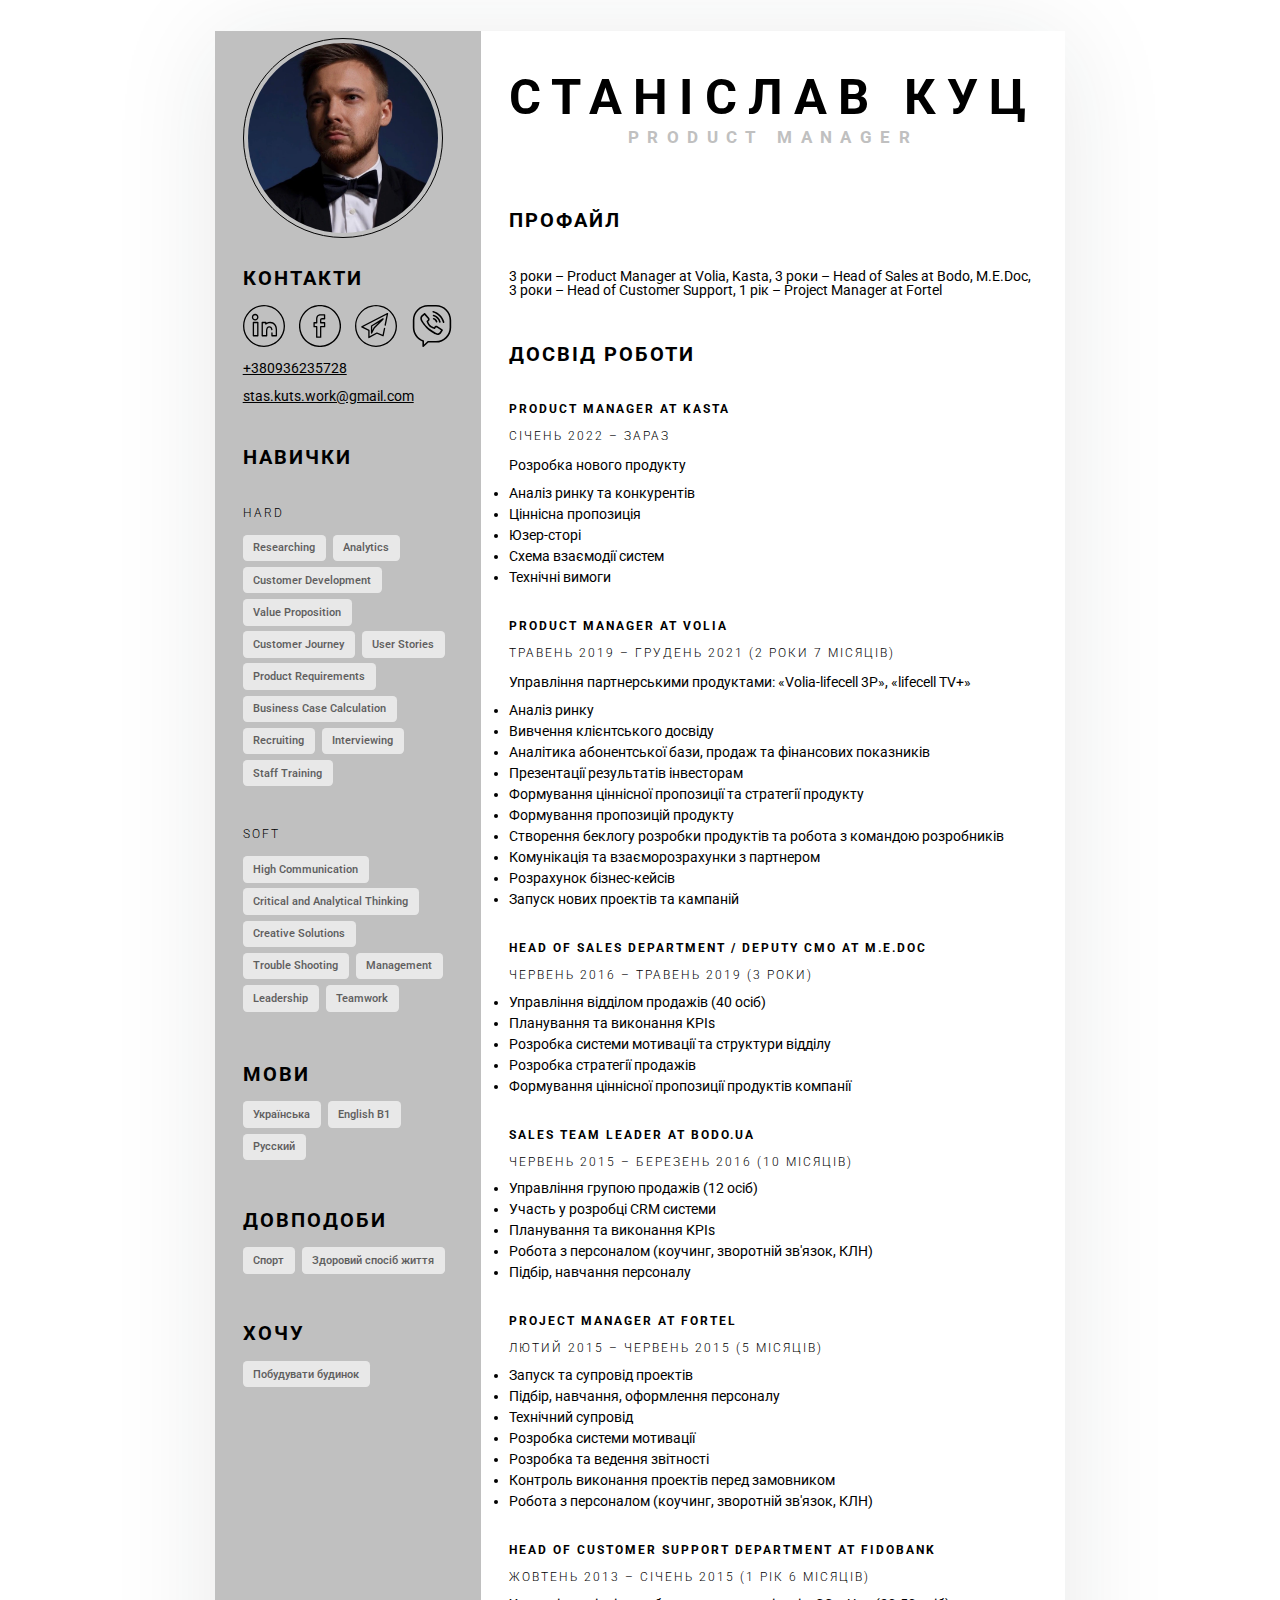
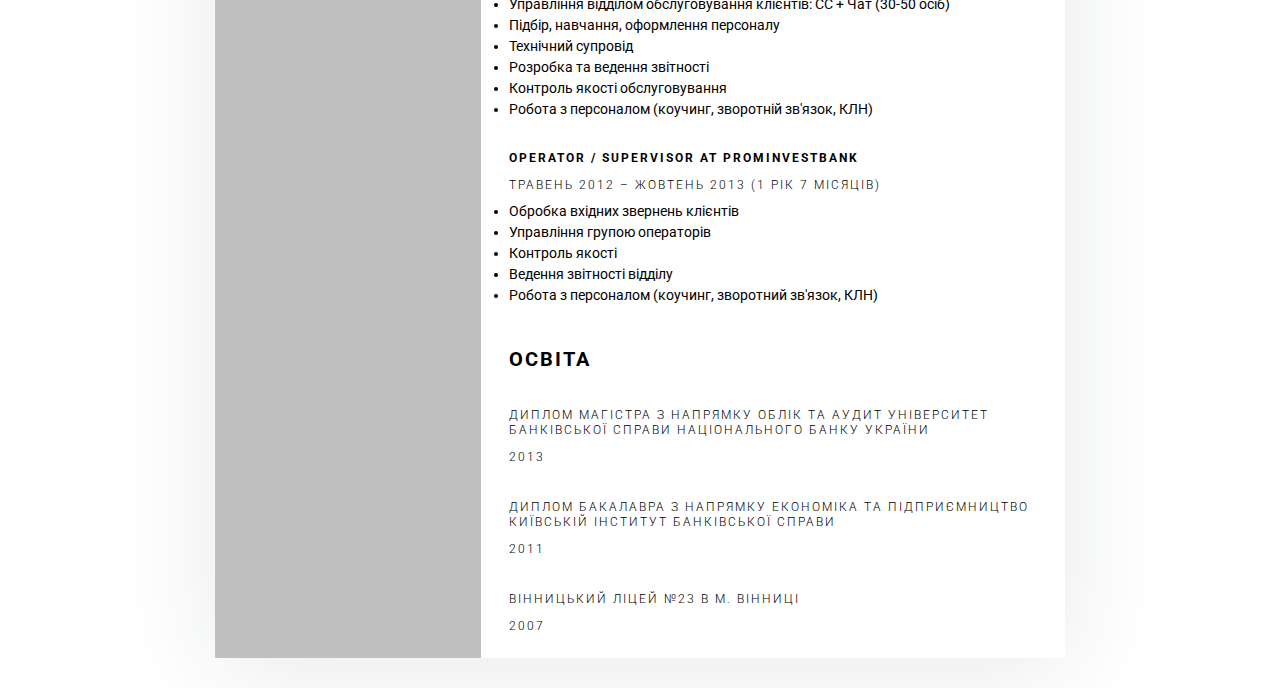
<file: index.html>
<!DOCTYPE html>
<html lang="uk-UA">
  <head>
    <meta charset="UTF-8" />
    <meta name="viewport" content="width=device-width, initial-scale=1" />
    <meta name="description" content="Resume." />
    <meta name="subject" content="This is just a résumé." />
    <meta name="robots" content="index,follow" />
    <meta name="googlebot" content="index,follow" />
    <meta name="google" content="notranslate" />
    <link
      rel="shortcut icon"
      href="./assets/images/favicon.ico"
      type="image/x-icon"
    />
    <link rel="preconnect" href="https://fonts.googleapis.com" />
    <link rel="preconnect" href="https://fonts.gstatic.com" crossorigin />
    <link
      href="https://fonts.googleapis.com/css2?family=Roboto:ital,wght@0,300;0,400;0,700;1,300;1,400;1,700&display=swap"
      rel="stylesheet"
    />
    <link rel="stylesheet" href="./assets/stylesheets/reset.css" />
    <link rel="stylesheet" href="./assets/stylesheets/styles.css" />
    <link rel="stylesheet" href="./assets/stylesheets/base.css" />
    <title>Резюме</title>
  </head>
  <body>
    <main class="page">
      <div class="overview">
        <div class="profile-img__wrapper">
          <img
            src="./assets/images/avatar.webp"
            class="profile-img"
            alt="user-avatar"
          />
        </div>
        <header class="page-header overview-header">
          <h2 class="username">Станіслав Куц</h2>
          <h4 class="user-profession">Product Manager</h4>
        </header>
        <section>
          <h3 class="block-header">Контакти</h3>
          <ul class="contacts-list">
            <li>
              <a
                class="social-icon social-linkedin"
                target="_blank"
                href="https://www.linkedin.com/in/stanislav-kuts-a76b6971"
              ></a>
            </li>
            <li>
              <a
                class="social-icon social-facebook"
                target="_blank"
                href="https://www.facebook.com/profile.php?id=100007191675077"
              ></a>
            </li>
            <li>
              <a
                class="social-icon social-telegram"
                target="_blank"
                href="https://t.me/stanislavkuts"
              ></a>
            </li>
            <li>
              <a
                class="social-icon social-viber"
                target="_blank"
                href="viber://chat?number=380936235728"
              ></a>
            </li>
            <li class="social-phone">
              <a class="contact-link" target="_blank" href="tel:+380936235728"
                >+380936235728</a
              >
            </li>
            <li class="social-email">
              <a
                class="contact-link"
                target="_blank"
                href="mailto:stas.kuts.work@gmail.com"
                >stas.kuts.work@gmail.com</a
              >
            </li>
          </ul>
        </section>
        <section class="skills">
          <h3 class="block-header">Навички</h3>
          <div class="info-block">
            <h4 class="block-header smaller-text lighter-weight">Hard</h4>
            <ul class="skills-list">
              <li class="skill-pill">Researching</li>
              <li class="skill-pill">Analytics</li>
              <li class="skill-pill">Customer Development</li>
              <li class="skill-pill">Value Proposition</li>
              <li class="skill-pill">Customer Journey</li>
              <li class="skill-pill">User Stories</li>
              <li class="skill-pill">Product Requirements</li>
              <li class="skill-pill">Business Case Calculation</li>
              <li class="skill-pill">Recruiting</li>
              <li class="skill-pill">Interviewing</li>
              <li class="skill-pill">Staff Training</li>
            </ul>
          </div>
          <div class="info-block">
            <h4 class="block-header smaller-text lighter-weight">Soft</h4>
            <ul class="skills-list">
              <li class="skill-pill">High Communication</li>
              <li class="skill-pill">Critical and Analytical Thinking</li>
              <li class="skill-pill">Creative Solutions</li>
              <li class="skill-pill">Trouble Shooting</li>
              <li class="skill-pill">Management</li>
              <li class="skill-pill">Leadership</li>
              <li class="skill-pill">Teamwork</li>
            </ul>
          </div>
        </section>
        <section class="skills">
          <h3 class="block-header">Мови</h3>
          <ul class="skills-list">
            <li class="skill-pill">Українська</li>
            <li class="skill-pill">English B1</li>
            <li class="skill-pill">Русский</li>
          </ul>
        </section>
        <section class="skills">
          <h3 class="block-header">Довподоби</h3>
          <ul class="skills-list">
            <li class="skill-pill">Спорт</li>
            <li class="skill-pill">Здоровий спосіб життя</li>
          </ul>
        </section>
        <section class="skills">
          <h3 class="block-header">Хочу</h3>
          <ul class="skills-list">
            <li class="skill-pill">Побудувати будинок</li>
          </ul>
        </section>
      </div>
      <div class="main-page">
        <header class="page-header main-header">
          <h2 class="username">Станіслав Куц</h2>
          <h4 class="user-profession">Product Manager</h4>
        </header>
        <div class="main-page__section">
          <h3 class="block-header">Профайл</h3>
          <div class="info-block">
            <p>
              3 роки &#8211; Product Manager at Volia, Kasta, 3 роки &#8211;
              Head of Sales at Bodo, M.E.Doc, 3 роки &#8211; Head of Customer
              Support, 1 рік &#8211; Project Manager at Fortel
            </p>
          </div>
        </div>
        <div class="main-page__section">
          <h3 class="block-header">Досвід роботи</h3>
          <ul>
            <li>
              <div class="info-block">
                <header>
                  <h5 class="block-header smaller-text bold-weight">
                    Product manager at Kasta
                  </h5>
                  <p class="block-header smaller-text lighter-weight">
                    Січень 2022 &#8211; Зараз
                  </p>
                </header>
                <p>Розробка нового продукту</p>
                <ul class="profile-list timeline-list">
                  <li>Аналіз ринку та конкурентів</li>
                  <li>Ціннісна пропозиція</li>
                  <li>Юзер-сторі</li>
                  <li>Схема взаємодії систем</li>
                  <li>Технічні вимоги</li>
                </ul>
              </div>
            </li>
            <li>
              <div class="info-block">
                <header>
                  <h5 class="block-header smaller-text bold-weight">
                    Product manager at Volia
                  </h5>
                  <p class="block-header smaller-text lighter-weight">
                    Травень 2019 &#8211; Грудень 2021 (2 роки 7 місяців)
                  </p>
                </header>
                <p>
                  Управління партнерськими продуктами: «Volia-lifecell 3P»,
                  «lifecell TV+»
                </p>
                <ul class="profile-list timeline-list">
                  <li>Аналіз ринку</li>
                  <li>Вивчення клієнтського досвіду</li>
                  <li>
                    Аналітика абонентської бази, продаж та фінансових показників
                  </li>
                  <li>Презентації результатів інвесторам</li>
                  <li>Формування ціннісної пропозиції та стратегії продукту</li>
                  <li>Формування пропозицій продукту</li>
                  <li>
                    Створення беклогу розробки продуктів та робота з командою
                    розробників
                  </li>
                  <li>Комунікація та взаєморозрахунки з партнером</li>
                  <li>Розрахунок бізнес-кейсів</li>
                  <li>Запуск нових проектів та кампаній</li>
                </ul>
              </div>
            </li>
            <li>
              <div class="info-block">
                <header>
                  <h5 class="block-header smaller-text bold-weight">
                    Head of Sales Department / Deputy CMO at M.E.Doc
                  </h5>
                  <p class="block-header smaller-text lighter-weight">
                    Червень 2016 &#8211; Травень 2019 (3 роки)
                  </p>
                </header>
                <ul class="profile-list timeline-list">
                  <li>Управління відділом продажів (40 осіб)</li>
                  <li>Планування та виконання KPIs</li>
                  <li>Розробка системи мотивації та структури відділу</li>
                  <li>Розробка стратегії продажів</li>
                  <li>Формування ціннісної пропозиції продуктів компанії</li>
                </ul>
              </div>
            </li>
            <li>
              <div class="info-block">
                <header>
                  <h5 class="block-header smaller-text bold-weight">
                    Sales Team Leader at Bodo.ua
                  </h5>
                  <p class="block-header smaller-text lighter-weight">
                    Червень 2015 &#8211; Березень 2016 (10 місяців)
                  </p>
                </header>
                <ul class="profile-list timeline-list">
                  <li>Управління групою продажів (12 осіб)</li>
                  <li>Участь у розробці CRM системи</li>
                  <li>Планування та виконання KPIs</li>
                  <li>Робота з персоналом (коучинг, зворотній зв'язок, КЛН)</li>
                  <li>Підбір, навчання персоналу</li>
                </ul>
              </div>
            </li>
            <li>
              <div class="info-block">
                <header>
                  <h5 class="block-header smaller-text bold-weight">
                    Project Manager at Fortel
                  </h5>
                  <p class="block-header smaller-text lighter-weight">
                    Лютий 2015 &#8211; Червень 2015 (5 місяців)
                  </p>
                </header>
                <ul class="profile-list timeline-list">
                  <li>Запуск та супровід проектів</li>
                  <li>Підбір, навчання, оформлення персоналу</li>
                  <li>Технічний супровід</li>
                  <li>Розробка системи мотивації</li>
                  <li>Розробка та ведення звітності</li>
                  <li>Контроль виконання проектів перед замовником</li>
                  <li>Робота з персоналом (коучинг, зворотній зв'язок, КЛН)</li>
                </ul>
              </div>
            </li>
            <li>
              <div class="info-block">
                <header>
                  <h5 class="block-header smaller-text bold-weight">
                    Head of Customer Support Department at Fidobank
                  </h5>
                  <p class="block-header smaller-text lighter-weight">
                    Жовтень 2013 &#8211; Січень 2015 (1 рік 6 місяців)
                  </p>
                </header>
                <ul class="profile-list timeline-list">
                  <li>
                    Управління відділом обслуговування клієнтів: СС + Чат (30-50
                    осіб)
                  </li>
                  <li>Підбір, навчання, оформлення персоналу</li>
                  <li>Технічний супровід</li>
                  <li>Розробка та ведення звітності</li>
                  <li>Контроль якості обслуговування</li>
                  <li>Робота з персоналом (коучинг, зворотній зв'язок, КЛН)</li>
                </ul>
              </div>
            </li>
            <li>
              <div class="info-block">
                <header>
                  <h5 class="block-header smaller-text bold-weight">
                    Operator / Supervisor at Prominvestbank
                  </h5>
                  <p class="block-header smaller-text lighter-weight">
                    Травень 2012 &#8211; Жовтень 2013 (1 рік 7 місяців)
                  </p>
                </header>
                <ul class="profile-list timeline-list">
                  <li>Обробка вхідних звернень клієнтів</li>
                  <li>Управління групою операторів</li>
                  <li>Контроль якості</li>
                  <li>Ведення звітності відділу</li>
                  <li>Робота з персоналом (коучинг, зворотний зв'язок, КЛН)</li>
                </ul>
              </div>
            </li>
          </ul>
        </div>
        <div class="main-page__section">
          <h3 class="block-header">Освіта</h3>
          <ul>
            <li>
              <div class="info-block">
                <header>
                  <h5 class="block-header smaller-text lighter-weight">
                    диплом магістра з напрямку облік та аудит університет
                    банківської справи національного банку україни
                  </h5>
                  <p class="block-header smaller-text lighter-weight">2013</p>
                </header>
              </div>
            </li>
            <li>
              <div class="info-block">
                <header>
                  <h5 class="block-header smaller-text lighter-weight">
                    диплом бакалавра з напрямку економіка та підприємництво
                    київській інститут банківської справи
                  </h5>
                  <p class="block-header smaller-text lighter-weight">2011</p>
                </header>
              </div>
            </li>
            <li>
              <div class="info-block">
                <header>
                  <h5 class="block-header smaller-text lighter-weight">
                    вінницький ліцей №23 в м. вінниці
                  </h5>
                  <p class="block-header smaller-text lighter-weight">2007</p>
                </header>
              </div>
            </li>
          </ul>
        </div>
      </div>
    </main>
  </body>
</html>
</file>
<file: assets/stylesheets/styles.css>
* {
  box-sizing: border-box;
  font-family: "Roboto", sans-serif;
  font-size: 14px;
}

.page {
  display: grid;
  grid-template-columns: max-content auto;
}

.overview {
  display: flex;
  flex-direction: column;
  gap: 2rem;
  padding: 0.5rem 2rem;
  align-items: flex-start;
  background-color: #c0c0c0;
  max-width: min-content;
}

.profile-img__wrapper {
  width: 200px;
  height: 200px;
  border-radius: 50%;
  border: 1px solid black;
  padding: 4px;
  overflow: hidden;
}

.profile-img {
  width: 100%;
  height: 100%;
  border-radius: 50%;
}

.block-header {
  font-size: 1.4rem;
  line-height: 1.3;
  text-transform: uppercase;
  letter-spacing: 2px;
}

.smaller-text {
  font-size: smaller;
}

.lighter-weight {
  font-weight: 300;
}

.bold-weight {
  font-weight: 700;
}

.contacts-list {
  display: grid;
  grid-template-columns: repeat(4, auto);
  grid-template-rows: repeat(3, auto);
  gap: 1rem;
}

.contacts-list li {
  display: flex;
}

.social-icon {
  width: 3rem;
  height: 3rem;
}

.social-facebook {
  background: url("../images/social-facebook.svg") no-repeat;
}

.social-linkedin {
  background: url("../images/social-linkedin.svg") no-repeat;
}

.social-telegram {
  background: url("../images/social-telegram.svg") no-repeat;
}

.social-viber {
  background: url("../images/social-viber.svg") no-repeat;
}

.social-phone {
  grid-area: 2 / 1 / 2 / 5;
}

.social-email {
  grid-area: 3 / 1 / 3 / 5;
}

.contact-link {
  color: black;
}

.skills-list {
  display: flex;
  flex-wrap: wrap;
}

.skill-pill {
  display: block;
  background-color: #e8e8e8;
  border-radius: 0.3rem;
  color: rgba(0, 0, 0, 0.6);
  font-size: 0.8rem;
  font-weight: 600;
  line-height: 1;
  margin: 0 0.5rem 0.5em 0;
  padding: 0.55rem 0.75rem;
  white-space: nowrap;
}

.main-page {
  display: flex;
  flex-direction: column;
  padding: 0.5rem 2rem;
  max-width: min-content;
}

.page-header {
  margin: 2rem 0;
}

.overview .overview-header {
  display: none;
}

.username {
  font-size: 3.5rem;
  letter-spacing: 0.8rem;
  text-transform: uppercase;
  margin: 0.5rem 0rem;
  min-width: max-content;
}

.user-profession {
  font-size: 1.2rem;
  letter-spacing: 0.6rem;
  color: #c0c0c0;
  text-transform: uppercase;
  margin: 0.5rem 0rem;
  text-align: center;
}

.main-page__section {
  margin-top: 2rem;
}

.info-block {
  margin: 2.5rem 0 1.2rem;
}

.profile-list li {
  margin-bottom: 0.5rem;
}

.timeline-list li {
  list-style-type: disc;
}

@media only screen and (max-width: 992px) {
  .username {
    min-width: min-content;
    text-align: center;
  }
}

@media only screen and (max-width: 768px) {
  .overview .overview-header {
    display: block;
  }
  .main-header {
    display: none;
  }
  .username {
    font-size: 2.5rem;
  }
  .user-profession {
    color: black;
  }
  .page {
    grid-template-columns: auto;
  }
  .overview {
    gap: 0.4rem;
    padding: 0.5rem 1rem;
    max-width: 100vw;
    align-items: center;
  }
  .overview .block-header,
  .main-page__section > .block-header {
    text-align: center;
  }
  .info-block {
    margin: 1.5rem 0 0.4rem;
  }
  .main-page {
    padding: 0.5rem 1rem;
    max-width: 100vw;
  }
}
</file>
<file: assets/stylesheets/base.css>
/* Main */
main {
  max-width: max-content;
  margin-left: auto;
  margin-right: auto;
}
@media only screen and (min-width: 768px) and (max-width: 991px) {
  main {
    width: 723px;
    margin-top: calc((100% - 723px) / 3);
    margin-bottom: calc((100% - 723px) / 3);
  }
}
@media only screen and (min-width: 992px) and (max-width: 1199px) {
  main {
    width: 933px;
    margin-top: calc((100% - 933px) / 3);
    margin-bottom: calc((100% - 933px) / 3);
  }
}
@media only screen and (min-width: 1200px) {
  main {
    width: 1127px;
    margin-top: calc((100% - 1127px) / 5);
    margin-bottom: calc((100% - 1127px) / 5);
  }
}

@media print {
  main {
    display: none;
  }
}

/* Page */
.page {
  position: relative;
  background: white;
  box-shadow: 0 10px 100px 0 rgba(34, 36, 38, 0.1);
  transition: box-shadow 0.2s linear;
}
.page[style^="border-color"] {
  padding: 4.5em;
}
.page[style^="border-color"]:before {
  content: " ";
  display: block;
  position: absolute;
  left: 2em;
  top: 2em;
  right: 2em;
  bottom: 2em;
  border-color: inherit;
  border-width: 1em;
  border-style: solid;
  pointer-events: none;
  transition: border-color 0.2s ease-in-out;
}
@media only screen {
  .page:hover {
    box-shadow: 0 10px 100px 0 rgba(34, 36, 38, 0.3);
  }
}
@media only screen and (max-width: 767px) {
  .page,
  .page[style^="border-color"] {
    padding: 0;
  }
  .page[style^="border-color"]:before {
    display: none;
  }
}
</file>
